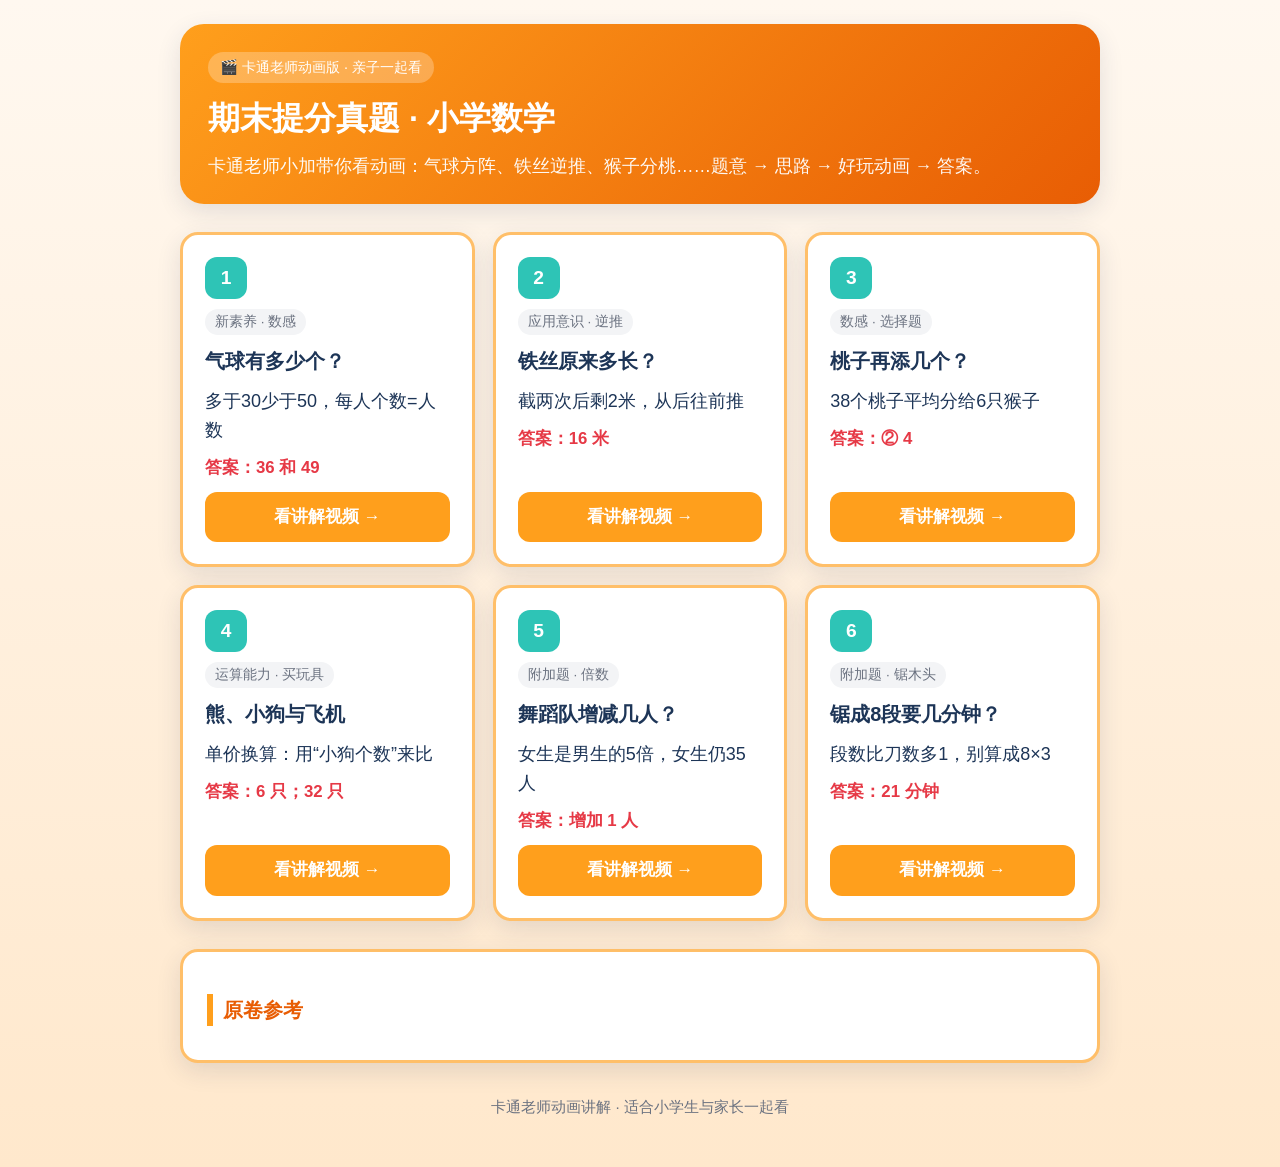
<file: index.html>
<!DOCTYPE html>
<html lang="zh-CN">
<head>
  <meta charset="UTF-8" />
  <meta name="viewport" content="width=device-width, initial-scale=1" />
  <title>期末提分真题 · 小学数学讲解站</title>
  <link rel="stylesheet" href="style.css?v=natural1" />
</head>
<body>
  <div class="wrap">
    <header class="hero">
      <div class="badge">🎬 卡通老师动画版 · 亲子一起看</div>
      <h1>期末提分真题 · 小学数学</h1>
      <p>卡通老师小加带你看动画：气球方阵、铁丝逆推、猴子分桃……题意 → 思路 → 好玩动画 → 答案。</p>
    </header>

    <div class="grid">
      <a class="card" href="q1.html">
        <div class="num">1</div>
        <span class="tag">新素养 · 数感</span>
        <h2>气球有多少个？</h2>
        <p>多于30少于50，每人个数=人数</p>
        <p class="ans">答案：36 和 49</p>
        <span class="btn">看讲解视频 →</span>
      </a>

      <a class="card" href="q2.html">
        <div class="num">2</div>
        <span class="tag">应用意识 · 逆推</span>
        <h2>铁丝原来多长？</h2>
        <p>截两次后剩2米，从后往前推</p>
        <p class="ans">答案：16 米</p>
        <span class="btn">看讲解视频 →</span>
      </a>

      <a class="card" href="q3.html">
        <div class="num">3</div>
        <span class="tag">数感 · 选择题</span>
        <h2>桃子再添几个？</h2>
        <p>38个桃子平均分给6只猴子</p>
        <p class="ans">答案：② 4</p>
        <span class="btn">看讲解视频 →</span>
      </a>

      <a class="card" href="q4.html">
        <div class="num">4</div>
        <span class="tag">运算能力 · 买玩具</span>
        <h2>熊、小狗与飞机</h2>
        <p>单价换算：用“小狗个数”来比</p>
        <p class="ans">答案：6 只；32 只</p>
        <span class="btn">看讲解视频 →</span>
      </a>

      <a class="card" href="q5.html">
        <div class="num">5</div>
        <span class="tag">附加题 · 倍数</span>
        <h2>舞蹈队增减几人？</h2>
        <p>女生是男生的5倍，女生仍35人</p>
        <p class="ans">答案：增加 1 人</p>
        <span class="btn">看讲解视频 →</span>
      </a>

      <a class="card" href="q6.html">
        <div class="num">6</div>
        <span class="tag">附加题 · 锯木头</span>
        <h2>锯成8段要几分钟？</h2>
        <p>段数比刀数多1，别算成8×3</p>
        <p class="ans">答案：21 分钟</p>
        <span class="btn">看讲解视频 →</span>
      </a>
    </div>

    <div class="panel" style="margin-top:28px">
      <h2>原卷参考</h2>
</div>

    <footer>卡通老师动画讲解 · 适合小学生与家长一起看</footer>
  </div>
</body>
</html>
</file>
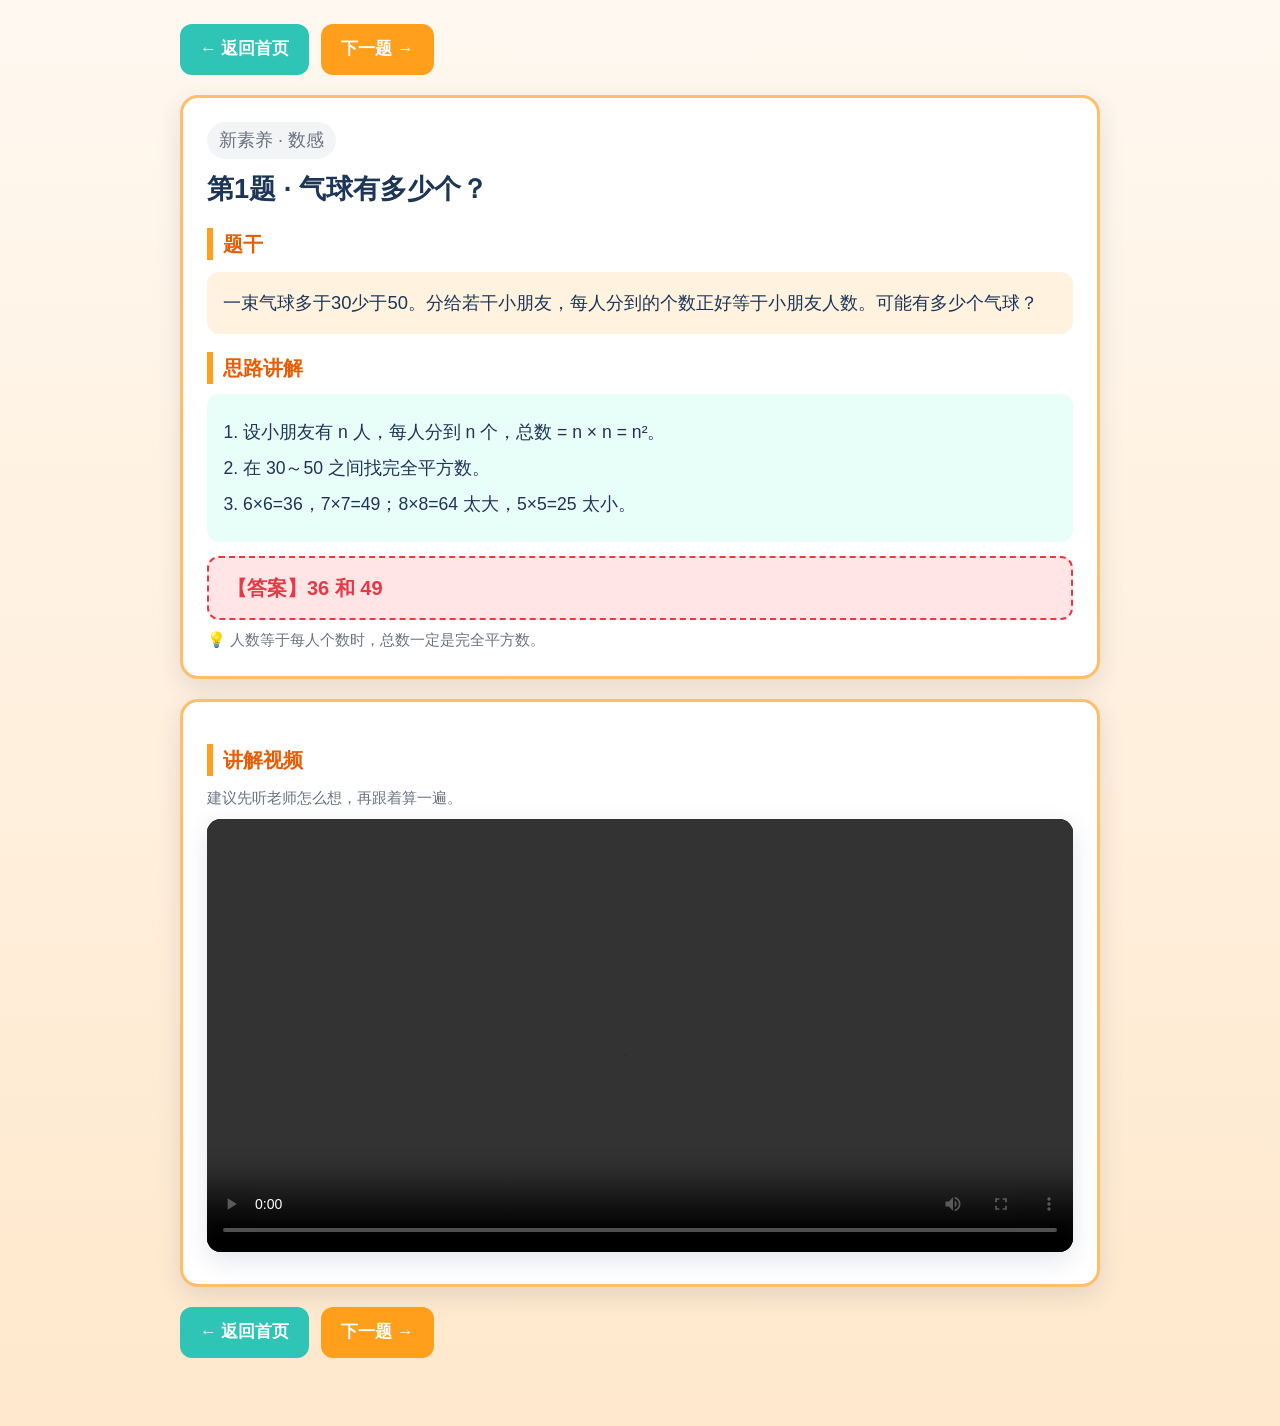
<file: q1.html>
<!DOCTYPE html>
<html lang="zh-CN">
<head>
  <meta charset="UTF-8" />
  <meta name="viewport" content="width=device-width, initial-scale=1" />
  <title>第1题 · 气球有多少个？ | 小学数学讲解站</title>
  <link rel="stylesheet" href="style.css?v=natural1" />
</head>
<body>
  <div class="wrap">
    <div class="nav">
      <a class="btn btn-secondary" href="index.html">← 返回首页</a>
      <a class="btn" href="q2.html">下一题 →</a>
    </div>

    <div class="panel">
      <span class="tag" style="display:inline-block;background:#F3F4F6;padding:4px 12px;border-radius:999px;color:#6B7280;margin-bottom:8px">新素养 · 数感</span>
      <h1>第1题 · 气球有多少个？</h1>

      <h2>题干</h2>
      <div class="stem">一束气球多于30少于50。分给若干小朋友，每人分到的个数正好等于小朋友人数。可能有多少个气球？</div>

      <h2>思路讲解</h2>
      <ol class="steps">
        <li>设小朋友有 n 人，每人分到 n 个，总数 = n × n = n²。</li>
        <li>在 30～50 之间找完全平方数。</li>
        <li>6×6=36，7×7=49；8×8=64 太大，5×5=25 太小。</li>
      </ol>
      <div class="answer-box">【答案】36 和 49</div>
      <p class="tip">💡 人数等于每人个数时，总数一定是完全平方数。</p>
    </div>

    <div class="panel">
      <h2>讲解视频</h2>
      <p class="tip">建议先听老师怎么想，再跟着算一遍。</p>
      <video controls playsinline preload="metadata" src="videos/q1.mp4?v=natural1">
        您的浏览器不支持视频播放，请直接打开 videos/q1.mp4?v=natural1
      </video>
    </div>

    <div class="nav">
      <a class="btn btn-secondary" href="index.html">← 返回首页</a>
      <a class="btn" href="q2.html">下一题 →</a>
    </div>
  </div>
</body>
</html>
</file>
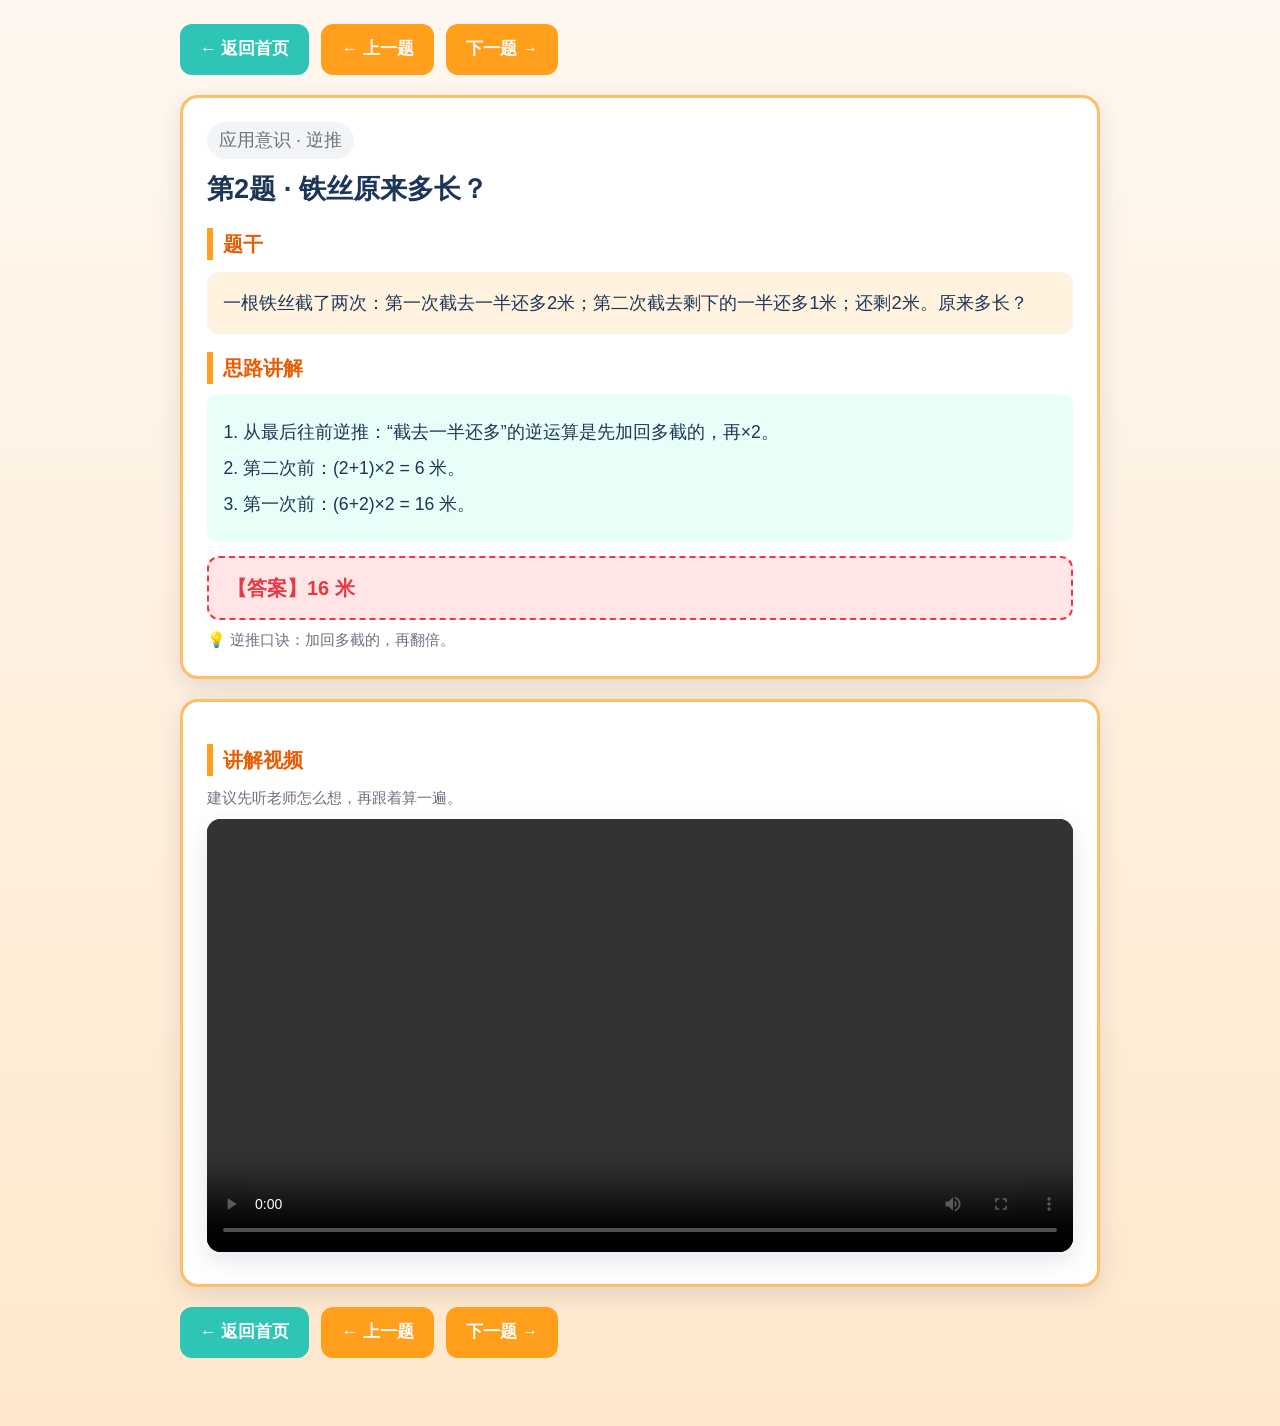
<file: q2.html>
<!DOCTYPE html>
<html lang="zh-CN">
<head>
  <meta charset="UTF-8" />
  <meta name="viewport" content="width=device-width, initial-scale=1" />
  <title>第2题 · 铁丝原来多长？ | 小学数学讲解站</title>
  <link rel="stylesheet" href="style.css?v=natural1" />
</head>
<body>
  <div class="wrap">
    <div class="nav">
      <a class="btn btn-secondary" href="index.html">← 返回首页</a>
      <a class="btn" href="q1.html">← 上一题</a>
      <a class="btn" href="q3.html">下一题 →</a>
    </div>

    <div class="panel">
      <span class="tag" style="display:inline-block;background:#F3F4F6;padding:4px 12px;border-radius:999px;color:#6B7280;margin-bottom:8px">应用意识 · 逆推</span>
      <h1>第2题 · 铁丝原来多长？</h1>

      <h2>题干</h2>
      <div class="stem">一根铁丝截了两次：第一次截去一半还多2米；第二次截去剩下的一半还多1米；还剩2米。原来多长？</div>

      <h2>思路讲解</h2>
      <ol class="steps">
        <li>从最后往前逆推：“截去一半还多”的逆运算是先加回多截的，再×2。</li>
        <li>第二次前：(2+1)×2 = 6 米。</li>
        <li>第一次前：(6+2)×2 = 16 米。</li>
      </ol>
      <div class="answer-box">【答案】16 米</div>
      <p class="tip">💡 逆推口诀：加回多截的，再翻倍。</p>
    </div>

    <div class="panel">
      <h2>讲解视频</h2>
      <p class="tip">建议先听老师怎么想，再跟着算一遍。</p>
      <video controls playsinline preload="metadata" src="videos/q2.mp4?v=natural1">
        您的浏览器不支持视频播放，请直接打开 videos/q2.mp4?v=natural1
      </video>
    </div>

    <div class="nav">
      <a class="btn btn-secondary" href="index.html">← 返回首页</a>
      <a class="btn" href="q1.html">← 上一题</a>
      <a class="btn" href="q3.html">下一题 →</a>
    </div>
  </div>
</body>
</html>
</file>
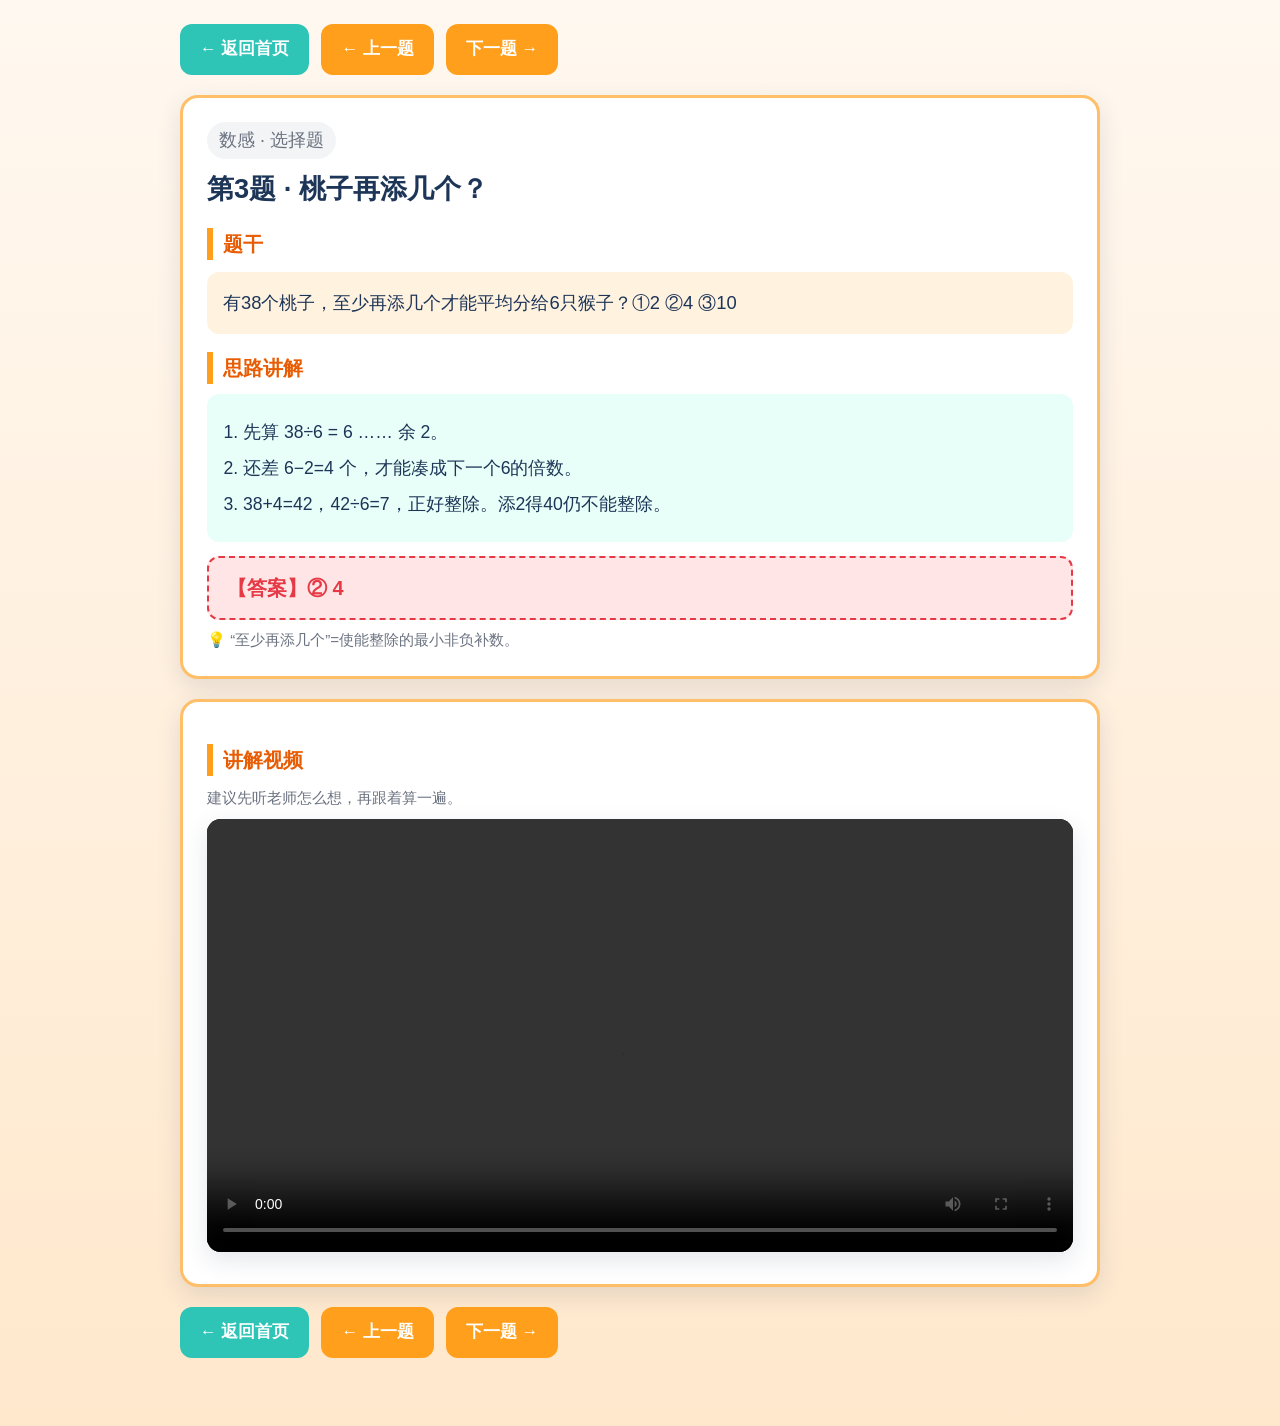
<file: q3.html>
<!DOCTYPE html>
<html lang="zh-CN">
<head>
  <meta charset="UTF-8" />
  <meta name="viewport" content="width=device-width, initial-scale=1" />
  <title>第3题 · 桃子再添几个？ | 小学数学讲解站</title>
  <link rel="stylesheet" href="style.css?v=natural1" />
</head>
<body>
  <div class="wrap">
    <div class="nav">
      <a class="btn btn-secondary" href="index.html">← 返回首页</a>
      <a class="btn" href="q2.html">← 上一题</a>
      <a class="btn" href="q4.html">下一题 →</a>
    </div>

    <div class="panel">
      <span class="tag" style="display:inline-block;background:#F3F4F6;padding:4px 12px;border-radius:999px;color:#6B7280;margin-bottom:8px">数感 · 选择题</span>
      <h1>第3题 · 桃子再添几个？</h1>

      <h2>题干</h2>
      <div class="stem">有38个桃子，至少再添几个才能平均分给6只猴子？①2 ②4 ③10</div>

      <h2>思路讲解</h2>
      <ol class="steps">
        <li>先算 38÷6 = 6 …… 余 2。</li>
        <li>还差 6−2=4 个，才能凑成下一个6的倍数。</li>
        <li>38+4=42，42÷6=7，正好整除。添2得40仍不能整除。</li>
      </ol>
      <div class="answer-box">【答案】② 4</div>
      <p class="tip">💡 “至少再添几个”=使能整除的最小非负补数。</p>
    </div>

    <div class="panel">
      <h2>讲解视频</h2>
      <p class="tip">建议先听老师怎么想，再跟着算一遍。</p>
      <video controls playsinline preload="metadata" src="videos/q3.mp4?v=natural1">
        您的浏览器不支持视频播放，请直接打开 videos/q3.mp4?v=natural1
      </video>
    </div>

    <div class="nav">
      <a class="btn btn-secondary" href="index.html">← 返回首页</a>
      <a class="btn" href="q2.html">← 上一题</a>
      <a class="btn" href="q4.html">下一题 →</a>
    </div>
  </div>
</body>
</html>
</file>
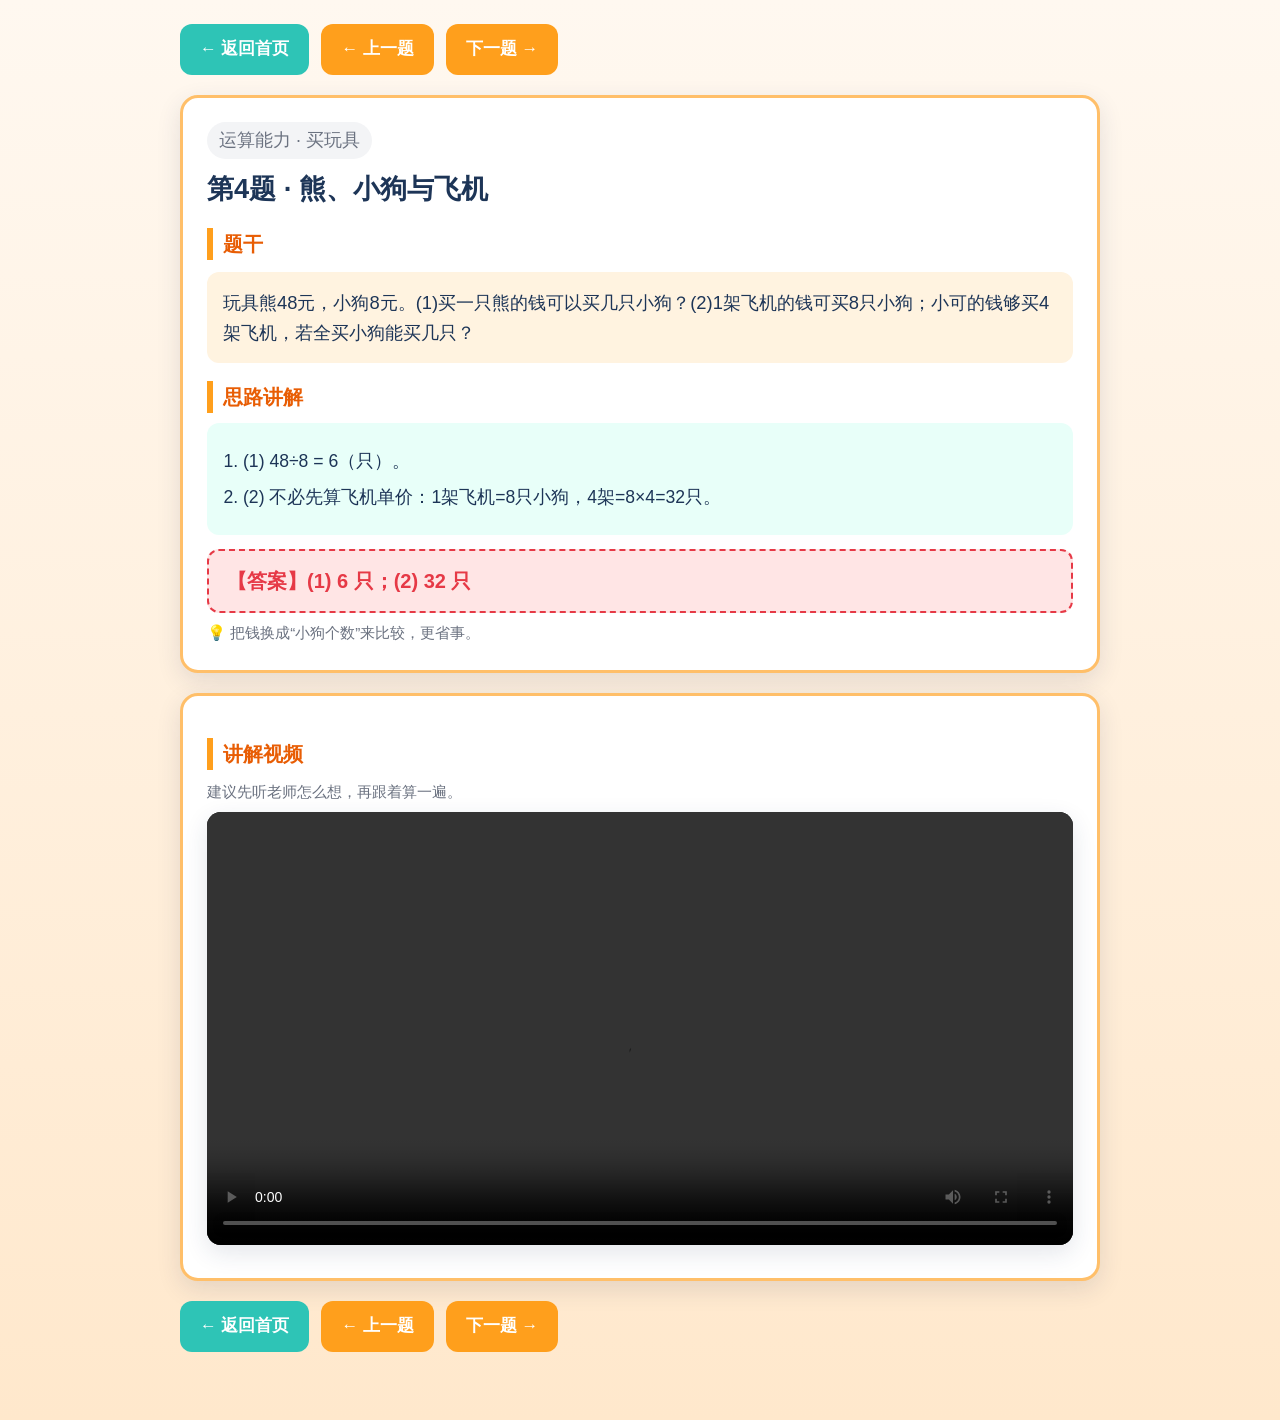
<file: q4.html>
<!DOCTYPE html>
<html lang="zh-CN">
<head>
  <meta charset="UTF-8" />
  <meta name="viewport" content="width=device-width, initial-scale=1" />
  <title>第4题 · 熊、小狗与飞机 | 小学数学讲解站</title>
  <link rel="stylesheet" href="style.css?v=natural1" />
</head>
<body>
  <div class="wrap">
    <div class="nav">
      <a class="btn btn-secondary" href="index.html">← 返回首页</a>
      <a class="btn" href="q3.html">← 上一题</a>
      <a class="btn" href="q5.html">下一题 →</a>
    </div>

    <div class="panel">
      <span class="tag" style="display:inline-block;background:#F3F4F6;padding:4px 12px;border-radius:999px;color:#6B7280;margin-bottom:8px">运算能力 · 买玩具</span>
      <h1>第4题 · 熊、小狗与飞机</h1>

      <h2>题干</h2>
      <div class="stem">玩具熊48元，小狗8元。(1)买一只熊的钱可以买几只小狗？(2)1架飞机的钱可买8只小狗；小可的钱够买4架飞机，若全买小狗能买几只？</div>

      <h2>思路讲解</h2>
      <ol class="steps">
        <li>(1) 48÷8 = 6（只）。</li>
        <li>(2) 不必先算飞机单价：1架飞机=8只小狗，4架=8×4=32只。</li>
      </ol>
      <div class="answer-box">【答案】(1) 6 只；(2) 32 只</div>
      <p class="tip">💡 把钱换成“小狗个数”来比较，更省事。</p>
    </div>

    <div class="panel">
      <h2>讲解视频</h2>
      <p class="tip">建议先听老师怎么想，再跟着算一遍。</p>
      <video controls playsinline preload="metadata" src="videos/q4.mp4?v=natural1">
        您的浏览器不支持视频播放，请直接打开 videos/q4.mp4?v=natural1
      </video>
    </div>

    <div class="nav">
      <a class="btn btn-secondary" href="index.html">← 返回首页</a>
      <a class="btn" href="q3.html">← 上一题</a>
      <a class="btn" href="q5.html">下一题 →</a>
    </div>
  </div>
</body>
</html>
</file>
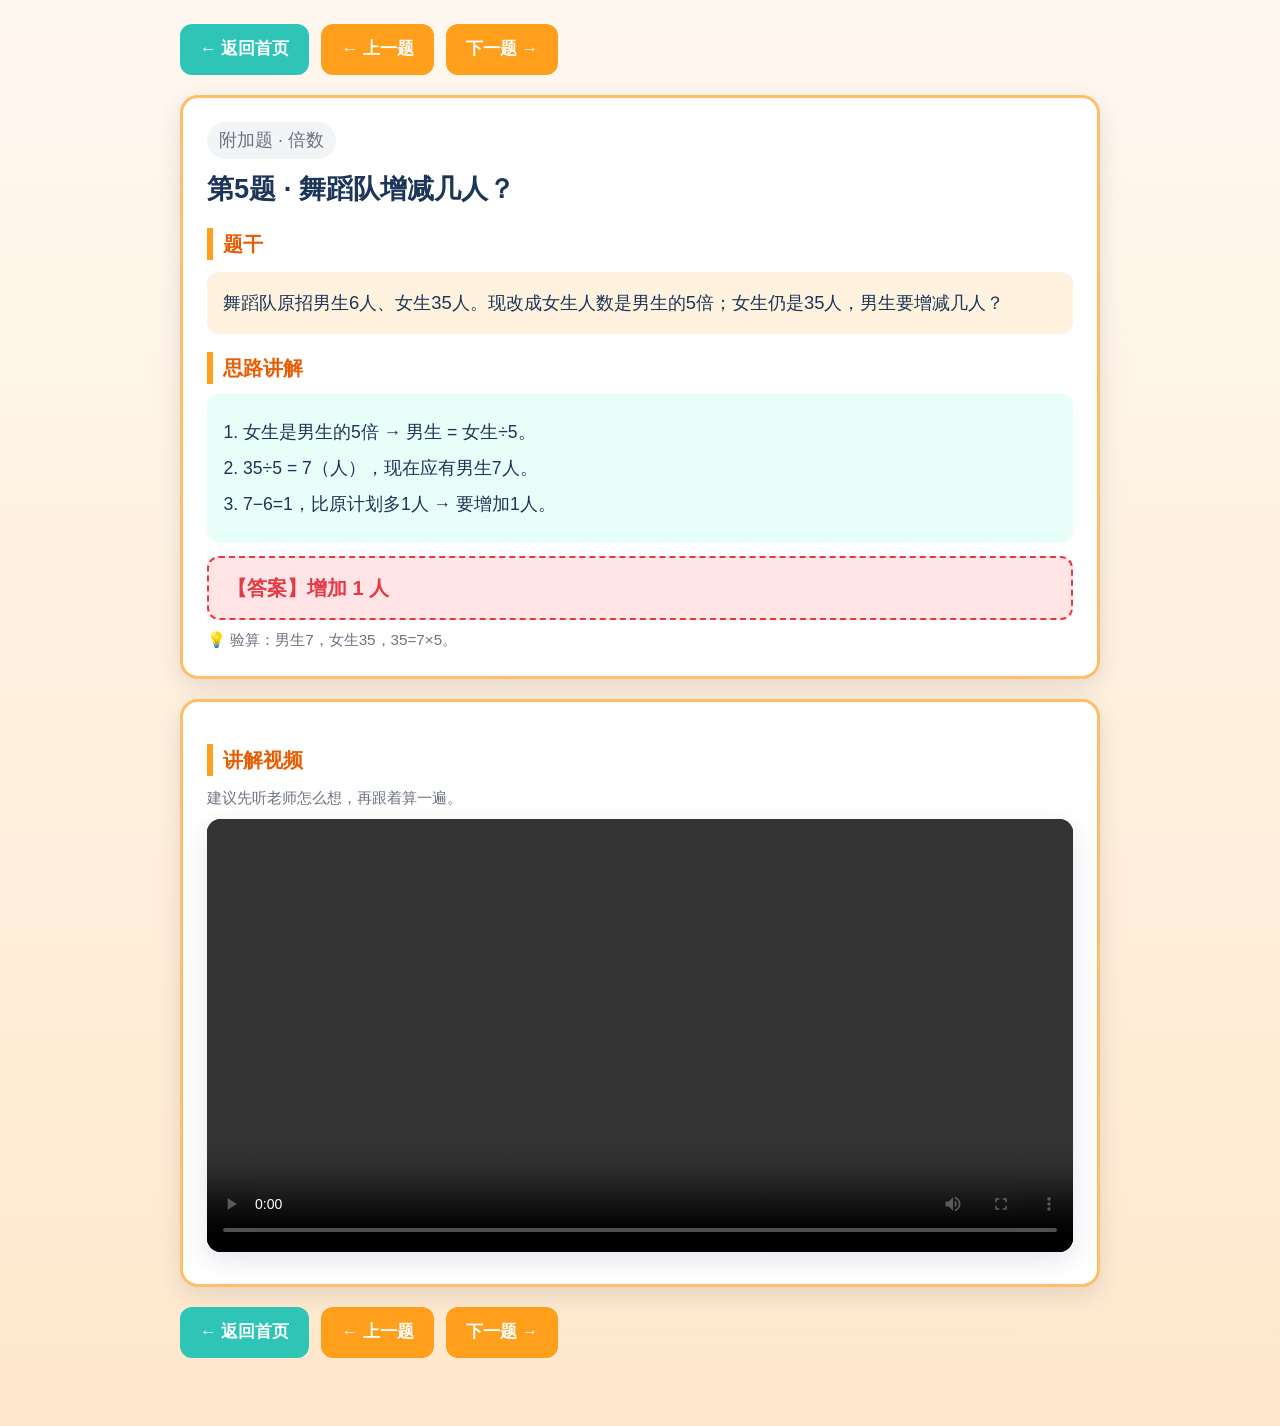
<file: q5.html>
<!DOCTYPE html>
<html lang="zh-CN">
<head>
  <meta charset="UTF-8" />
  <meta name="viewport" content="width=device-width, initial-scale=1" />
  <title>第5题 · 舞蹈队增减几人？ | 小学数学讲解站</title>
  <link rel="stylesheet" href="style.css?v=natural1" />
</head>
<body>
  <div class="wrap">
    <div class="nav">
      <a class="btn btn-secondary" href="index.html">← 返回首页</a>
      <a class="btn" href="q4.html">← 上一题</a>
      <a class="btn" href="q6.html">下一题 →</a>
    </div>

    <div class="panel">
      <span class="tag" style="display:inline-block;background:#F3F4F6;padding:4px 12px;border-radius:999px;color:#6B7280;margin-bottom:8px">附加题 · 倍数</span>
      <h1>第5题 · 舞蹈队增减几人？</h1>

      <h2>题干</h2>
      <div class="stem">舞蹈队原招男生6人、女生35人。现改成女生人数是男生的5倍；女生仍是35人，男生要增减几人？</div>

      <h2>思路讲解</h2>
      <ol class="steps">
        <li>女生是男生的5倍 → 男生 = 女生÷5。</li>
        <li>35÷5 = 7（人），现在应有男生7人。</li>
        <li>7−6=1，比原计划多1人 → 要增加1人。</li>
      </ol>
      <div class="answer-box">【答案】增加 1 人</div>
      <p class="tip">💡 验算：男生7，女生35，35=7×5。</p>
    </div>

    <div class="panel">
      <h2>讲解视频</h2>
      <p class="tip">建议先听老师怎么想，再跟着算一遍。</p>
      <video controls playsinline preload="metadata" src="videos/q5.mp4?v=natural1">
        您的浏览器不支持视频播放，请直接打开 videos/q5.mp4?v=natural1
      </video>
    </div>

    <div class="nav">
      <a class="btn btn-secondary" href="index.html">← 返回首页</a>
      <a class="btn" href="q4.html">← 上一题</a>
      <a class="btn" href="q6.html">下一题 →</a>
    </div>
  </div>
</body>
</html>
</file>
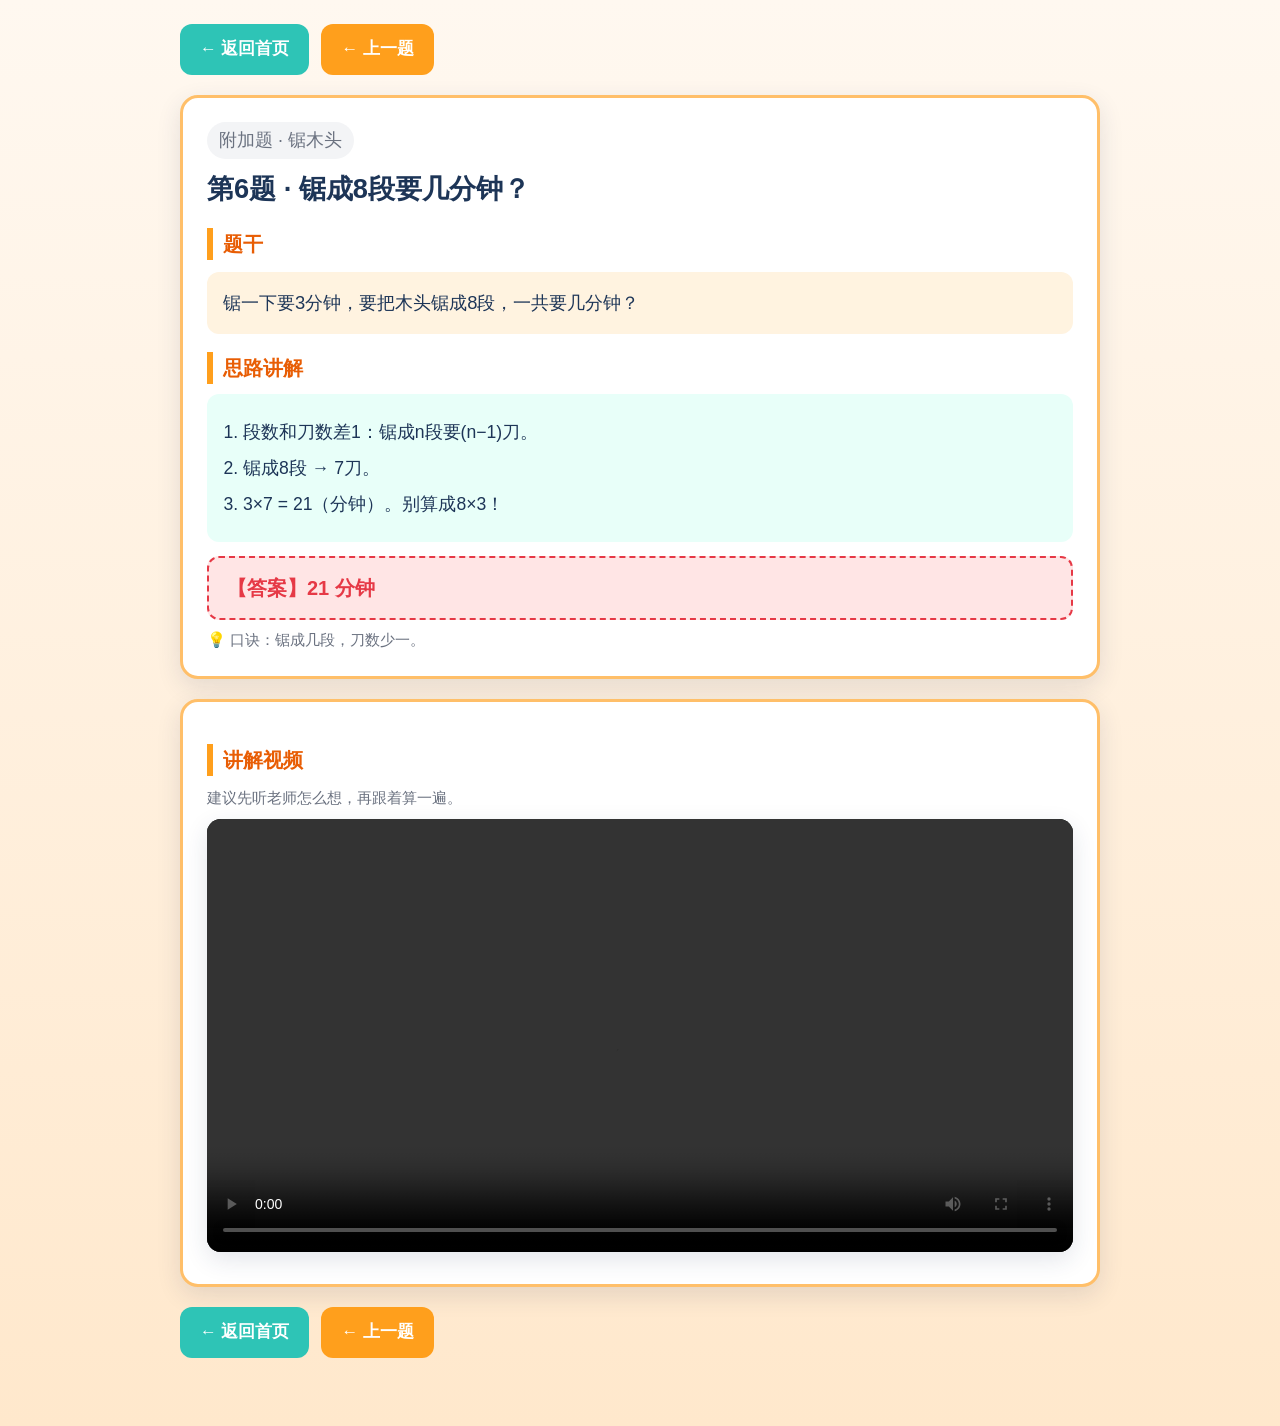
<file: q6.html>
<!DOCTYPE html>
<html lang="zh-CN">
<head>
  <meta charset="UTF-8" />
  <meta name="viewport" content="width=device-width, initial-scale=1" />
  <title>第6题 · 锯成8段要几分钟？ | 小学数学讲解站</title>
  <link rel="stylesheet" href="style.css?v=natural1" />
</head>
<body>
  <div class="wrap">
    <div class="nav">
      <a class="btn btn-secondary" href="index.html">← 返回首页</a>
      <a class="btn" href="q5.html">← 上一题</a>
    </div>

    <div class="panel">
      <span class="tag" style="display:inline-block;background:#F3F4F6;padding:4px 12px;border-radius:999px;color:#6B7280;margin-bottom:8px">附加题 · 锯木头</span>
      <h1>第6题 · 锯成8段要几分钟？</h1>

      <h2>题干</h2>
      <div class="stem">锯一下要3分钟，要把木头锯成8段，一共要几分钟？</div>

      <h2>思路讲解</h2>
      <ol class="steps">
        <li>段数和刀数差1：锯成n段要(n−1)刀。</li>
        <li>锯成8段 → 7刀。</li>
        <li>3×7 = 21（分钟）。别算成8×3！</li>
      </ol>
      <div class="answer-box">【答案】21 分钟</div>
      <p class="tip">💡 口诀：锯成几段，刀数少一。</p>
    </div>

    <div class="panel">
      <h2>讲解视频</h2>
      <p class="tip">建议先听老师怎么想，再跟着算一遍。</p>
      <video controls playsinline preload="metadata" src="videos/q6.mp4?v=natural1">
        您的浏览器不支持视频播放，请直接打开 videos/q6.mp4?v=natural1
      </video>
    </div>

    <div class="nav">
      <a class="btn btn-secondary" href="index.html">← 返回首页</a>
      <a class="btn" href="q5.html">← 上一题</a>
    </div>
  </div>
</body>
</html>
</file>
<file: style.css>
* { box-sizing: border-box; margin: 0; padding: 0; }
:root {
  --bg: #FFF8F0;
  --card: #FFFFFF;
  --primary: #FF9F1C;
  --accent: #2EC4B6;
  --danger: #E63946;
  --text: #1D3557;
  --muted: #6B7280;
  --shadow: 0 8px 24px rgba(29, 53, 87, 0.12);
  --radius: 18px;
}
body {
  font-family: "Noto Sans CJK SC", "PingFang SC", "Microsoft YaHei", "Hiragino Sans GB", sans-serif;
  background: linear-gradient(180deg, #FFF8F0 0%, #FFE8CC 100%);
  color: var(--text);
  min-height: 100vh;
  line-height: 1.6;
  font-size: 18px;
}
a { color: inherit; text-decoration: none; }
.wrap { max-width: 960px; margin: 0 auto; padding: 24px 20px 48px; }
header.hero {
  background: linear-gradient(135deg, #FF9F1C, #E85D04);
  color: #fff;
  border-radius: 24px;
  padding: 28px 28px 24px;
  box-shadow: var(--shadow);
  margin-bottom: 28px;
}
header.hero h1 { font-size: 2rem; margin-bottom: 8px; }
header.hero p { font-size: 1.1rem; opacity: 0.95; }
.badge {
  display: inline-block;
  background: rgba(255,255,255,0.25);
  padding: 4px 12px;
  border-radius: 999px;
  font-size: 0.9rem;
  margin-bottom: 10px;
}
.grid {
  display: grid;
  grid-template-columns: repeat(auto-fill, minmax(280px, 1fr));
  gap: 18px;
}
.card {
  background: var(--card);
  border-radius: var(--radius);
  padding: 22px;
  box-shadow: var(--shadow);
  border: 3px solid #FFBF69;
  transition: transform .15s, border-color .15s;
  display: flex;
  flex-direction: column;
  gap: 10px;
}
.card:hover { transform: translateY(-3px); border-color: var(--accent); }
.card .num {
  width: 42px; height: 42px;
  border-radius: 12px;
  background: var(--accent);
  color: #fff;
  display: flex; align-items: center; justify-content: center;
  font-weight: 700; font-size: 1.2rem;
}
.card h2 { font-size: 1.25rem; }
.card .tag {
  font-size: 0.85rem;
  color: var(--muted);
  background: #F3F4F6;
  padding: 2px 10px;
  border-radius: 999px;
  align-self: flex-start;
}
.card .ans {
  color: var(--danger);
  font-weight: 700;
  font-size: 1.05rem;
}
.btn {
  display: inline-block;
  background: var(--primary);
  color: #fff !important;
  padding: 12px 20px;
  border-radius: 12px;
  font-weight: 700;
  font-size: 1.05rem;
  text-align: center;
  border: none;
  cursor: pointer;
  margin-top: auto;
}
.btn:hover { background: #E85D04; }
.btn-secondary { background: var(--accent); }
.btn-secondary:hover { background: #1A9B8E; }
.nav {
  display: flex; gap: 12px; flex-wrap: wrap;
  margin-bottom: 20px;
}
.panel {
  background: var(--card);
  border-radius: var(--radius);
  padding: 24px;
  box-shadow: var(--shadow);
  border: 3px solid #FFBF69;
  margin-bottom: 20px;
}
.panel h1 { font-size: 1.7rem; margin-bottom: 8px; }
.panel h2 {
  font-size: 1.25rem;
  margin: 18px 0 10px;
  color: #E85D04;
  border-left: 6px solid var(--primary);
  padding-left: 10px;
}
.stem {
  background: #FFF3E0;
  border-radius: 12px;
  padding: 16px;
  font-size: 1.15rem;
  margin: 12px 0;
}
.steps {
  background: #E8FFF9;
  border-radius: 12px;
  padding: 16px 16px 16px 36px;
  font-size: 1.1rem;
}
.steps li { margin: 8px 0; }
.answer-box {
  background: #FFE5E5;
  border: 2px dashed var(--danger);
  border-radius: 12px;
  padding: 14px 18px;
  font-size: 1.25rem;
  font-weight: 700;
  color: var(--danger);
  margin-top: 14px;
}
video {
  width: 100%;
  max-width: 100%;
  border-radius: 14px;
  background: #000;
  margin-top: 8px;
  box-shadow: var(--shadow);
}
.tip {
  color: var(--muted);
  font-size: 0.95rem;
  margin-top: 8px;
}
footer {
  text-align: center;
  color: var(--muted);
  margin-top: 32px;
  font-size: 0.95rem;
}
.worksheet {
  max-width: 100%;
  border-radius: 12px;
  margin-top: 12px;
  border: 2px solid #FFBF69;
}
@media (max-width: 600px) {
  header.hero h1 { font-size: 1.5rem; }
  body { font-size: 17px; }
}
</file>
